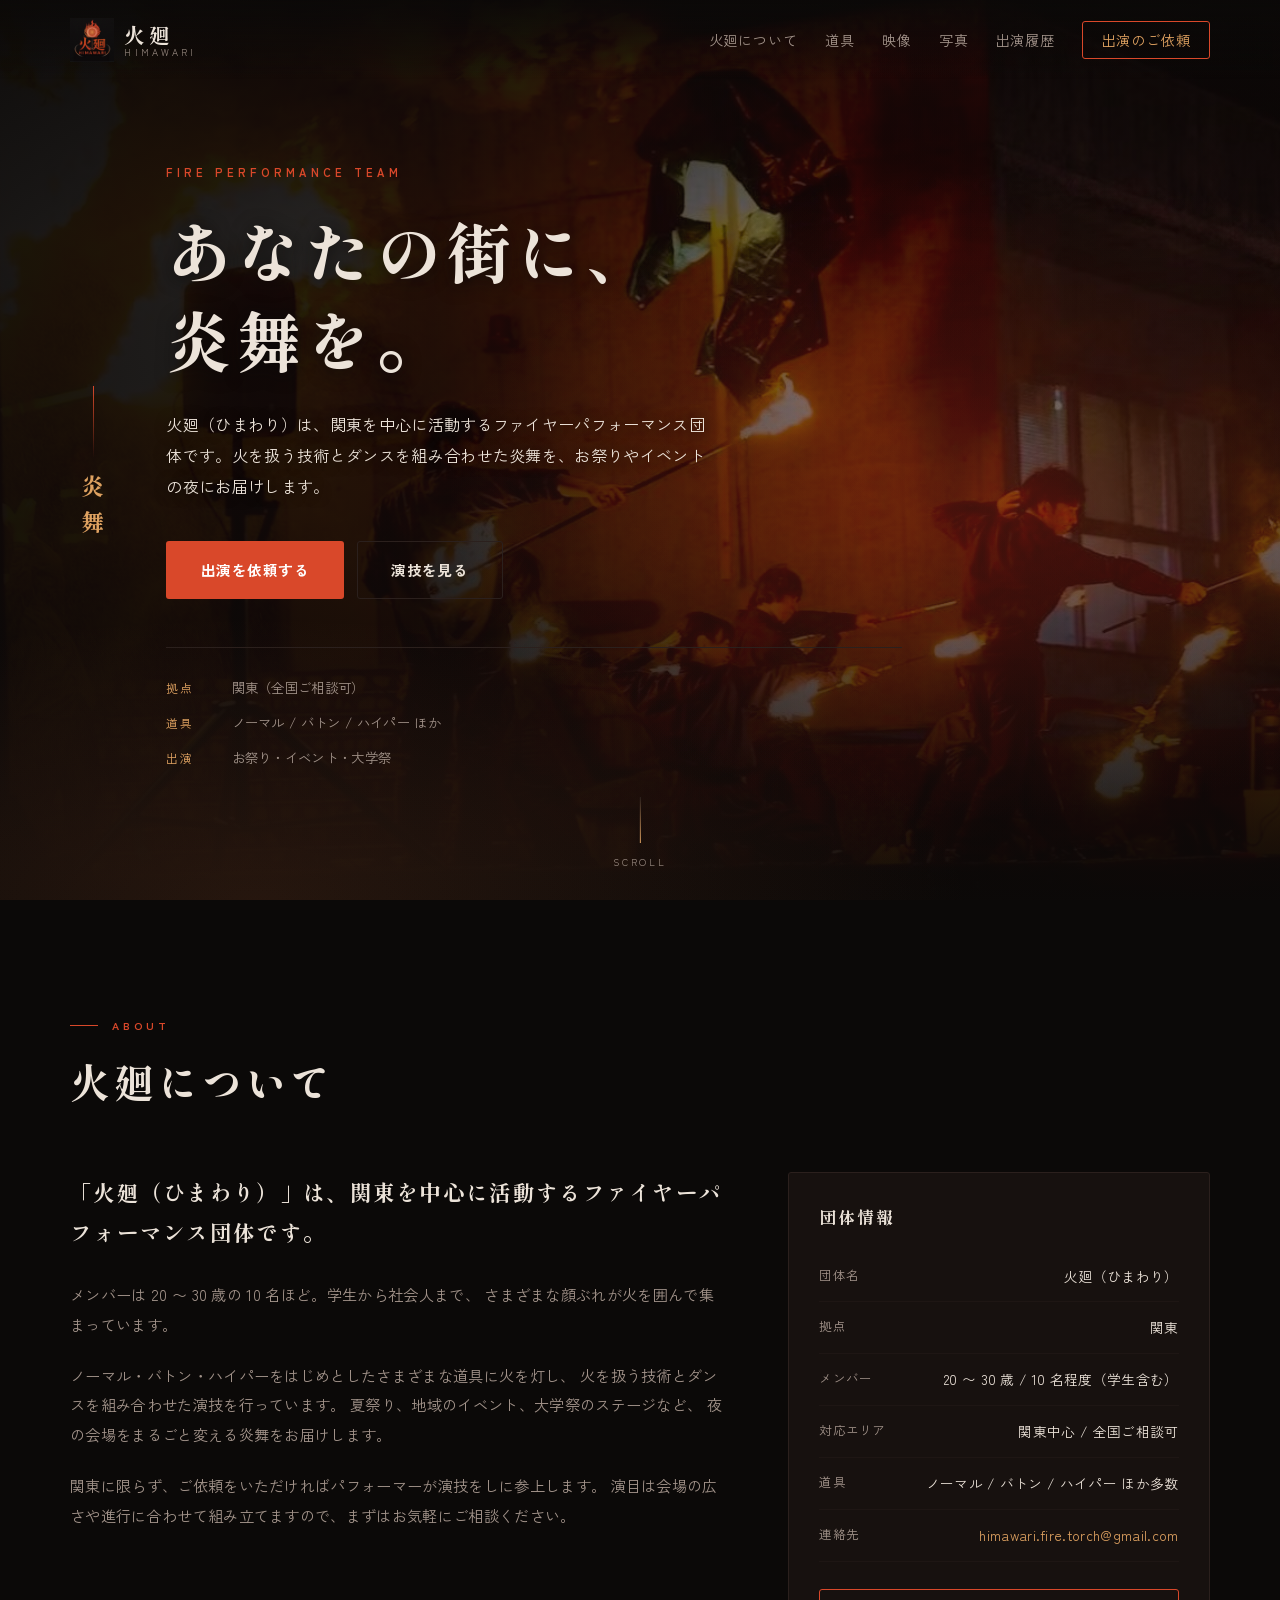
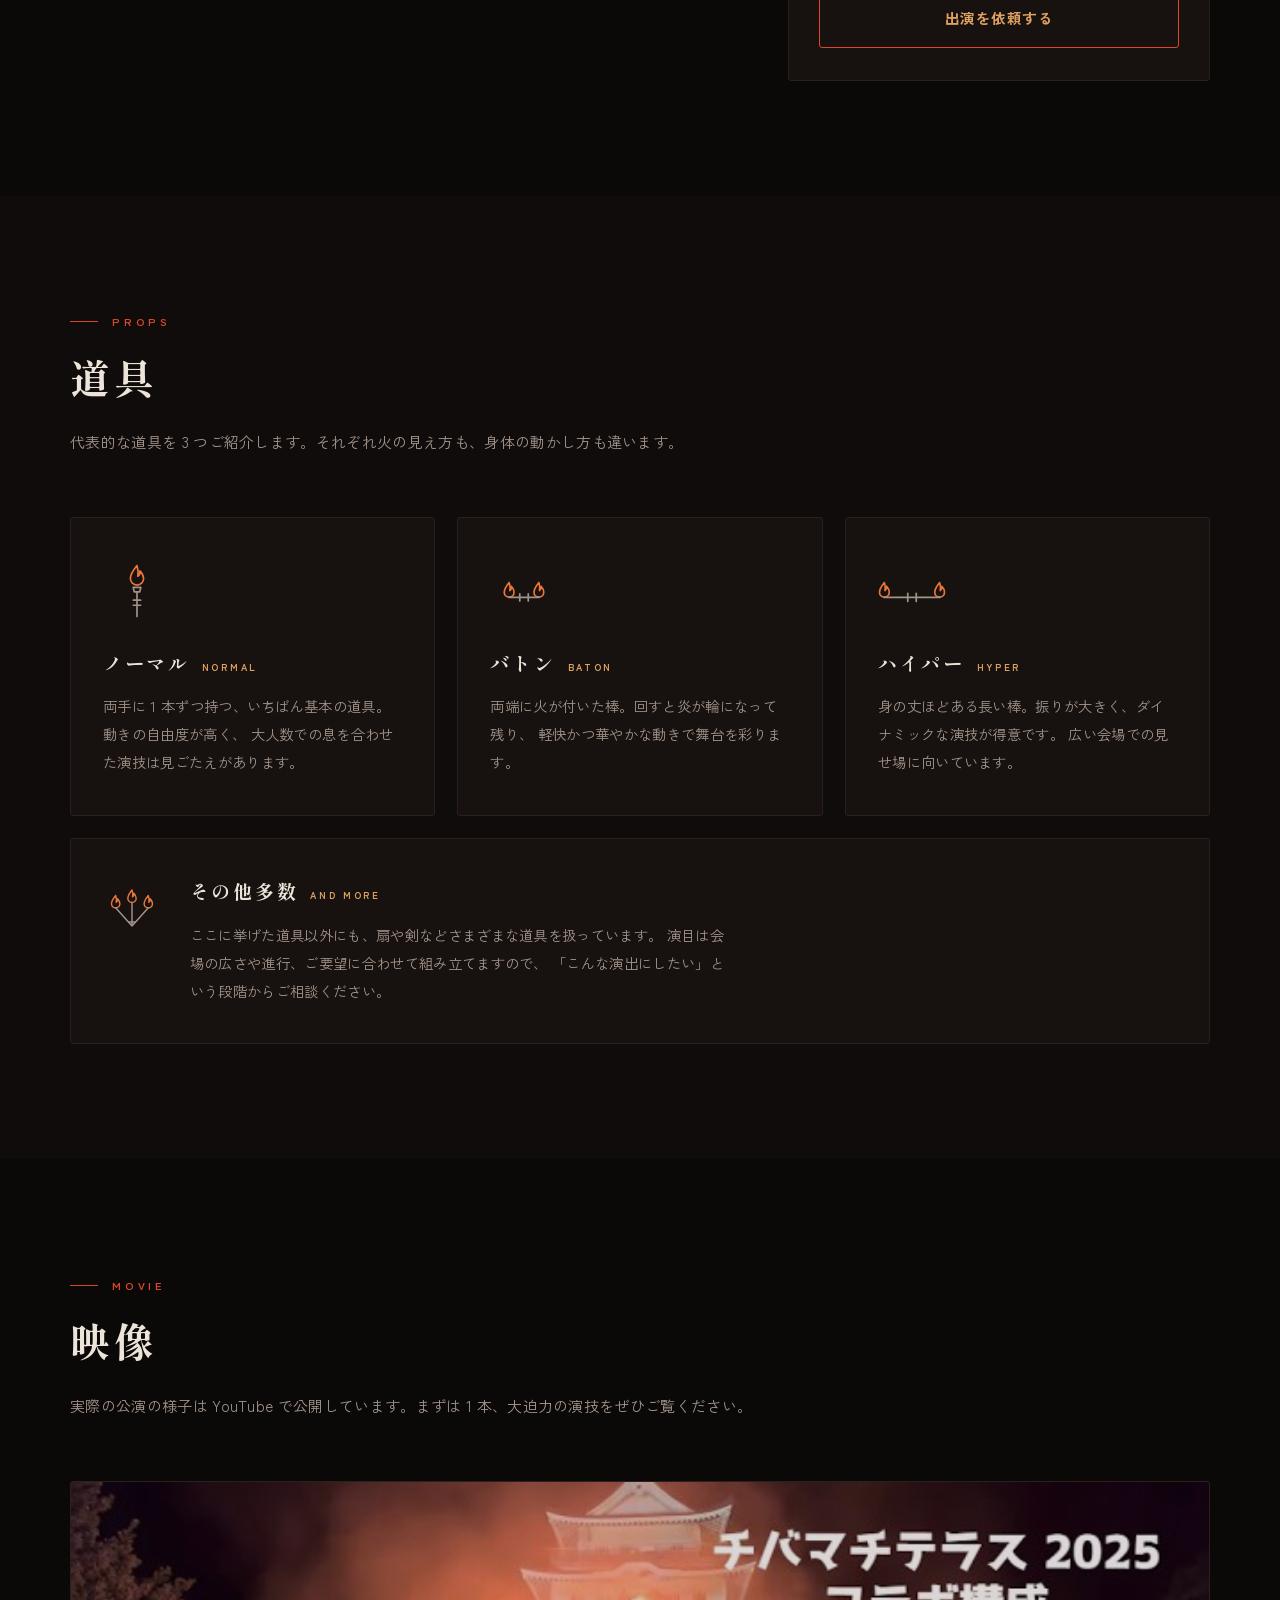
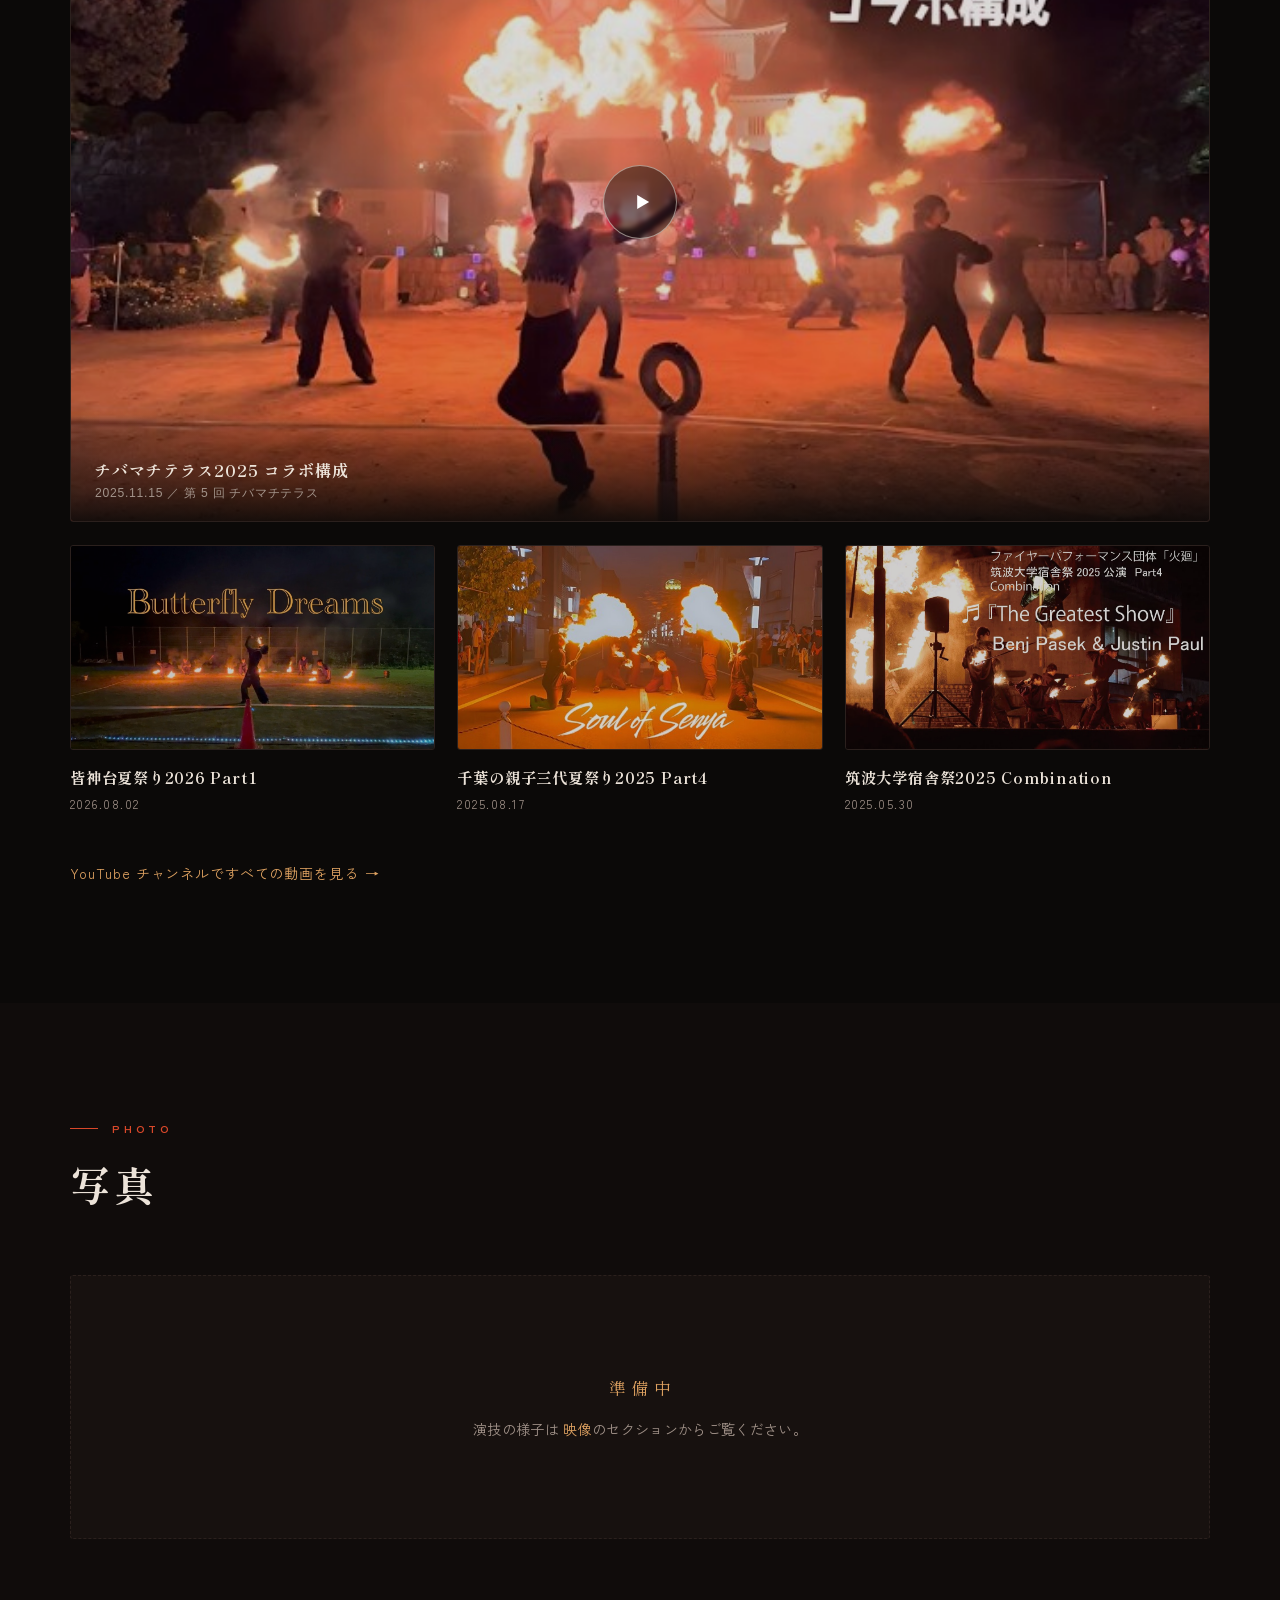
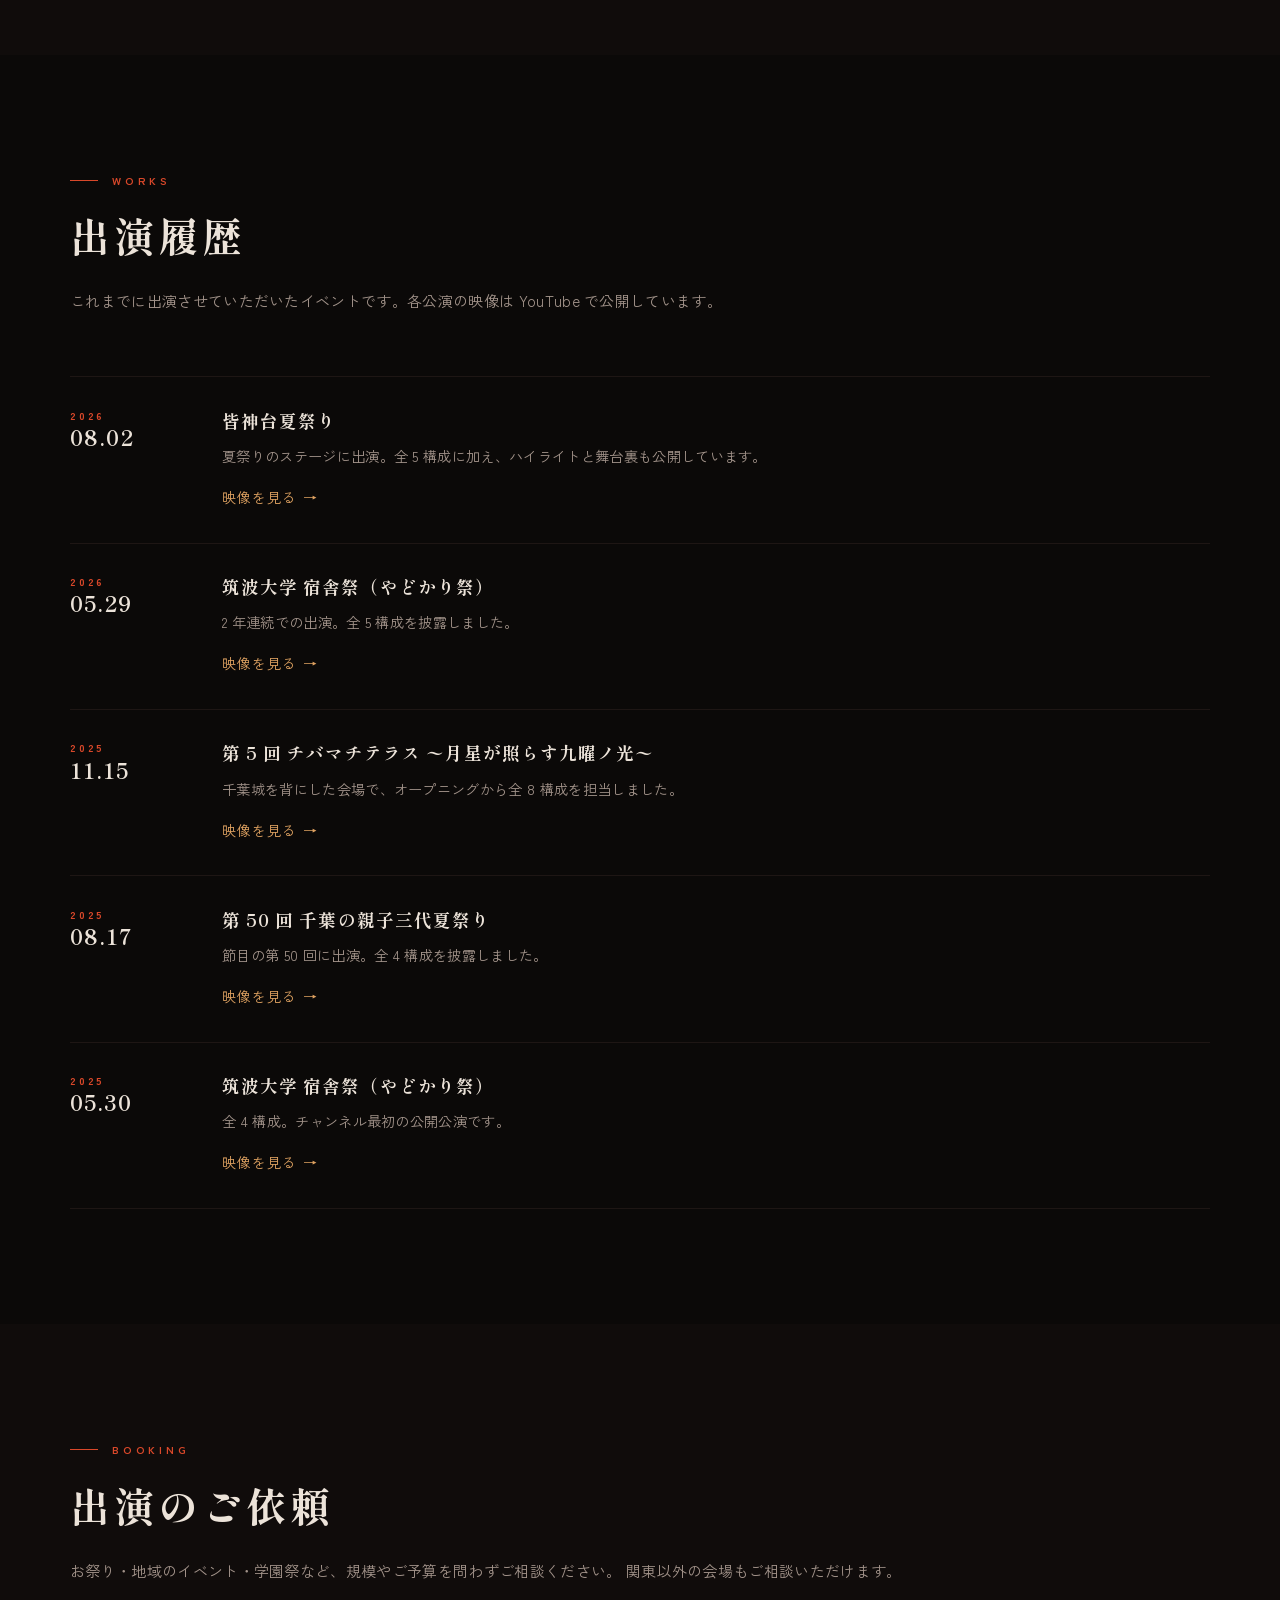
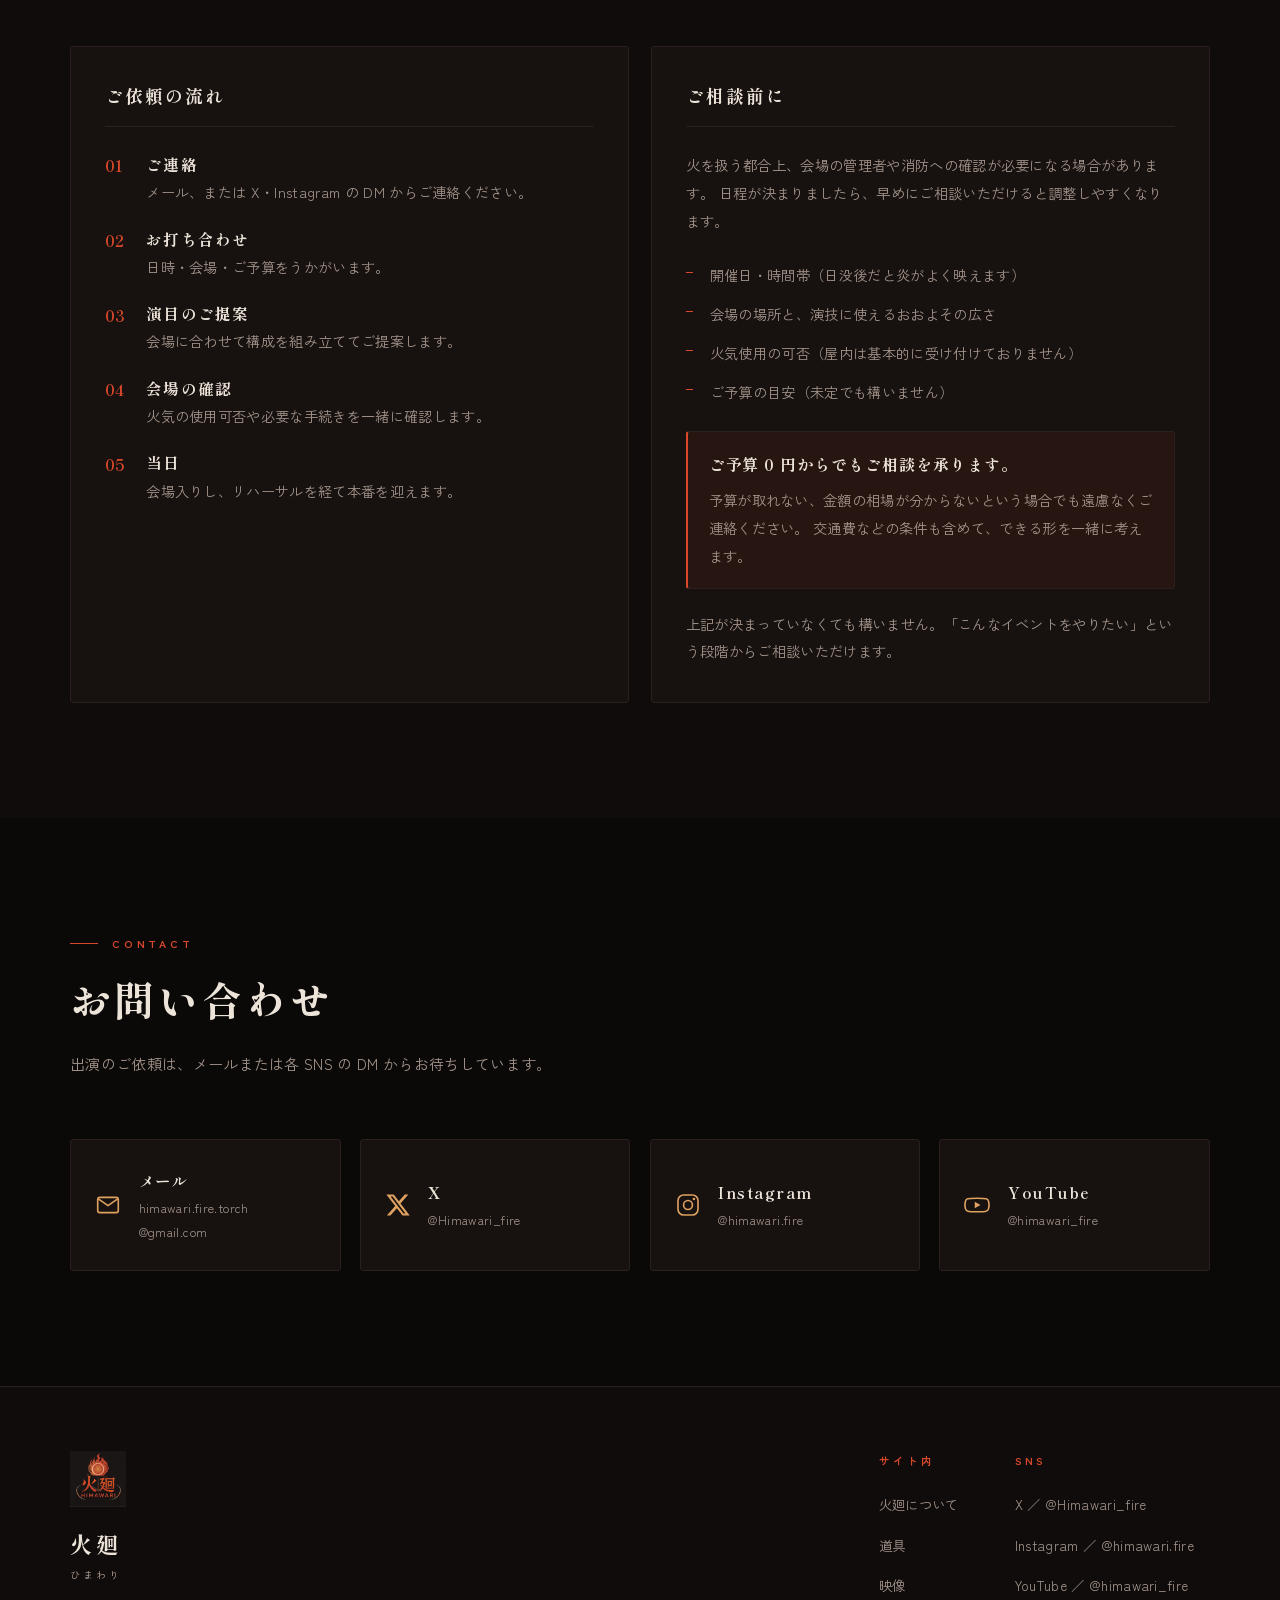
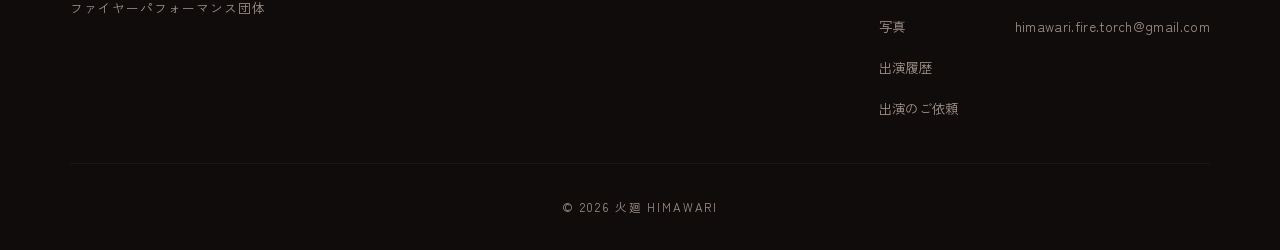
<file: index.html>
<!DOCTYPE html>
<html lang="ja">
<head>
<meta charset="UTF-8">
<meta name="viewport" content="width=device-width, initial-scale=1">

<title>火廻（ひまわり）｜ ファイヤーパフォーマンス団体</title>
<meta name="description" content="火廻（ひまわり）は、関東を中心に活動するファイヤーパフォーマンス団体です。火を扱う技術とダンスを組み合わせた炎舞を、お祭り・イベントの夜にお届けします。予算 0 円からでも出演のご依頼・ご相談を受付中。">

<link rel="canonical" href="https://himawari-fire.com/">

<!-- OGP（SNSでシェアされたときの見た目） -->
<meta property="og:type" content="website">
<meta property="og:site_name" content="火廻（ひまわり）">
<meta property="og:title" content="火廻（ひまわり）｜ ファイヤーパフォーマンス団体">
<meta property="og:description" content="あなたの街に、炎舞を。関東を中心に活動するファイヤーパフォーマンス団体「火廻」。ノーマル・バトン・ハイパーほか、さまざまな道具でお祭りやイベントに出演します。">
<meta property="og:url" content="https://himawari-fire.com/">
<meta property="og:image" content="https://himawari-fire.com/assets/img/ogp.jpg">
<meta property="og:image:width" content="1200">
<meta property="og:image:height" content="630">
<meta property="og:image:alt" content="夜の会場で、炎のついた道具を振るう火廻のメンバー">
<meta name="twitter:card" content="summary_large_image">
<meta name="twitter:site" content="@Himawari_fire">

<link rel="icon" href="assets/img/logo.jpg">
<link rel="apple-touch-icon" href="assets/img/logo.jpg">

<link rel="preconnect" href="https://fonts.googleapis.com">
<link rel="preconnect" href="https://fonts.gstatic.com" crossorigin>
<link href="https://fonts.googleapis.com/css2?family=Shippori+Mincho+B1:wght@500;700;800&family=Zen+Kaku+Gothic+New:wght@400;500;700&display=swap" rel="stylesheet">
<link rel="stylesheet" href="assets/css/style.css?v=03acfa078d">

<!-- 検索結果での表示用の構造化データ -->
<script type="application/ld+json">
{
  "@context": "https://schema.org",
  "@type": "PerformingGroup",
  "name": "火廻",
  "alternateName": ["ひまわり", "HIMAWARI"],
  "description": "関東を中心に活動するファイヤーパフォーマンス団体。火を扱う技術とダンスを組み合わせた炎舞を行う。",
  "url": "https://himawari-fire.com/",
  "logo": "https://himawari-fire.com/assets/img/logo.jpg",
  "email": "himawari.fire.torch@gmail.com",
  "areaServed": "日本",
  "sameAs": [
    "https://x.com/Himawari_fire",
    "https://www.instagram.com/himawari.fire/",
    "https://www.youtube.com/@himawari_fire"
  ]
}
</script>
</head>
<body>

<a class="skip-link" href="#main">本文へスキップ</a>

<!-- ===== ヘッダー ===== -->
<header class="site-header" id="siteHeader">
  <div class="container header-inner">
    <a class="brand" href="#top">
      <img class="brand-mark" src="assets/img/logo.jpg" alt="" width="44" height="44">
      <span class="brand-text">
        <span class="brand-name">火廻</span>
        <span class="brand-read">HIMAWARI</span>
      </span>
    </a>

    <button class="nav-toggle" id="navToggle" aria-expanded="false" aria-controls="navMenu" aria-label="メニューを開く">
      <span></span><span></span><span></span>
    </button>

    <nav class="nav" id="navMenu" aria-label="メインナビゲーション">
      <ul>
        <li><a href="#about">火廻について</a></li>
        <li><a href="#props">道具</a></li>
        <li><a href="#movie">映像</a></li>
        <li><a href="#photo">写真</a></li>
        <li><a href="#works">出演履歴</a></li>
        <li><a class="nav-cta" href="#contact">出演のご依頼</a></li>
      </ul>
    </nav>
  </div>
</header>

<main id="main">

  <!-- ===== ヒーロー ===== -->
  <section class="hero" id="top">
    <!-- 背景写真：ページを開いた瞬間に演技の写真が見えるよう、画面いっぱいに敷いています -->
    <div class="hero-bg" aria-hidden="true">
      <img src="assets/img/photo-hero-01.jpg"
           alt="" width="1419" height="809" fetchpriority="high" decoding="async">
    </div>

    <div class="hero-glow" aria-hidden="true">
      <span class="ember"></span><span class="ember"></span><span class="ember"></span>
      <span class="ember"></span><span class="ember"></span><span class="ember"></span>
      <span class="ember"></span>
    </div>

    <div class="container hero-inner">
      <p class="hero-vertical" aria-hidden="true">炎舞</p>

      <div class="hero-copy">
        <p class="hero-eyebrow">FIRE PERFORMANCE TEAM</p>
        <h1 class="hero-title">あなたの街に、<br>炎舞を。</h1>
        <!-- 改行は入れず、画面幅に合わせて折り返させています -->
        <p class="hero-lead">火廻（ひまわり）は、関東を中心に活動するファイヤーパフォーマンス団体です。火を扱う技術とダンスを組み合わせた炎舞を、お祭りやイベントの夜にお届けします。</p>
        <div class="hero-actions">
          <a class="btn btn-primary" href="#booking">出演を依頼する</a>
          <a class="btn btn-ghost" href="#movie">演技を見る</a>
        </div>

        <ul class="hero-facts">
          <li><span>拠点</span>関東（全国ご相談可）</li>
          <li><span>道具</span>ノーマル / バトン / ハイパー ほか</li>
          <li><span>出演</span>お祭り・イベント・大学祭</li>
        </ul>
      </div>
    </div>

    <a class="scroll-hint" href="#about"><span aria-hidden="true"></span>SCROLL</a>
  </section>

  <!-- ===== 火廻について ===== -->
  <section class="section" id="about">
    <div class="container">
      <header class="section-head">
        <p class="section-eyebrow">ABOUT</p>
        <h2 class="section-title">火廻について</h2>
      </header>

      <div class="about-grid">
        <div class="about-text reveal">
          <p class="lead">
            「火廻（ひまわり）」は、関東を中心に活動するファイヤーパフォーマンス団体です。
          </p>
          <p>
            メンバーは 20 〜 30 歳の 10 名ほど。学生から社会人まで、
            さまざまな顔ぶれが火を囲んで集まっています。
          </p>
          <p>
            ノーマル・バトン・ハイパーをはじめとしたさまざまな道具に火を灯し、
            火を扱う技術とダンスを組み合わせた演技を行っています。
            夏祭り、地域のイベント、大学祭のステージなど、
            夜の会場をまるごと変える炎舞をお届けします。
          </p>
          <p>
            関東に限らず、ご依頼をいただければパフォーマーが演技をしに参上します。
            演目は会場の広さや進行に合わせて組み立てますので、まずはお気軽にご相談ください。
          </p>
        </div>

        <aside class="about-card reveal">
          <h3>団体情報</h3>
          <dl class="info-list">
            <div><dt>団体名</dt><dd>火廻（ひまわり）</dd></div>
            <div><dt>拠点</dt><dd>関東</dd></div>
            <div><dt>メンバー</dt><dd>20 〜 30 歳 / 10 名程度（学生含む）</dd></div>
            <div><dt>対応エリア</dt><dd>関東中心 / 全国ご相談可</dd></div>
            <div><dt>道具</dt><dd>ノーマル / バトン / ハイパー ほか多数</dd></div>
            <div><dt>連絡先</dt><dd><a href="mailto:himawari.fire.torch@gmail.com">himawari.fire.torch<wbr>@gmail.com</a></dd></div>
          </dl>
          <a class="btn btn-outline btn-block" href="#contact">出演を依頼する</a>
        </aside>
      </div>
    </div>
  </section>

  <!-- ===== 道具 ===== -->
  <section class="section section-alt" id="props">
    <div class="container">
      <header class="section-head">
        <p class="section-eyebrow">PROPS</p>
        <h2 class="section-title">道具</h2>
        <p class="section-lead">
          代表的な道具を 3 つご紹介します。それぞれ火の見え方も、身体の動かし方も違います。
        </p>
      </header>

      <div class="prop-grid">
        <article class="prop reveal">
          <div class="prop-icon" aria-hidden="true">
            <!-- ノーマル：片手で持つ短い松明 -->
            <svg viewBox="0 0 64 64" fill="none" stroke="currentColor" stroke-width="1.6"
                 stroke-linecap="round" stroke-linejoin="round">
              <path class="flame" d="M32 8c-3.6 4.4-6.2 8.2-6.2 12.2 0 3.6 2.8 6.2 6.2 6.2s6.2-2.6 6.2-6.2c0-2.6-1.4-5-3.4-7.2.2 2.6-.6 4.4-2 5.2.6-3.4.2-6.8-.8-10.2z"/>
              <path d="M28.4 28.6h7.2l-1 4.2h-5.2z"/>
              <path d="M32 32.8V56"/>
              <path d="M28.6 40.6h6.8M28.6 45.4h6.8"/>
            </svg>
          </div>
          <h3>ノーマル<span class="prop-en">NORMAL</span></h3>
          <p>
            両手に 1 本ずつ持つ、いちばん基本の道具。動きの自由度が高く、
            大人数での息を合わせた演技は見ごたえがあります。
          </p>
        </article>

        <article class="prop reveal">
          <div class="prop-icon" aria-hidden="true">
            <!-- バトン：両端が燃える短めの棒 -->
            <svg viewBox="0 0 64 64" fill="none" stroke="currentColor" stroke-width="1.6"
                 stroke-linecap="round" stroke-linejoin="round">
              <path class="flame" d="M18 24c-2.7 3.4-4.6 6.2-4.6 9.1 0 2.7 2.1 4.6 4.6 4.6s4.6-1.9 4.6-4.6c0-1.9-1-3.8-2.5-5.4.2 1.8-.4 3.2-1.5 3.9.6-2.5.2-5-.6-7.6z"/>
              <path class="flame" d="M46 24c-2.7 3.4-4.6 6.2-4.6 9.1 0 2.7 2.1 4.6 4.6 4.6s4.6-1.9 4.6-4.6c0-1.9-1-3.8-2.5-5.4.2 1.8-.4 3.2-1.5 3.9.6-2.5.2-5-.6-7.6z"/>
              <path d="M18 38h28"/>
              <path d="M28 34.6v6.8M36 34.6v6.8"/>
            </svg>
          </div>
          <h3>バトン<span class="prop-en">BATON</span></h3>
          <p>
            両端に火が付いた棒。回すと炎が輪になって残り、
            軽快かつ華やかな動きで舞台を彩ります。
          </p>
        </article>

        <article class="prop reveal">
          <div class="prop-icon" aria-hidden="true">
            <!-- ハイパー：身の丈ほどある長い棒 -->
            <svg viewBox="0 0 64 64" fill="none" stroke="currentColor" stroke-width="1.6"
                 stroke-linecap="round" stroke-linejoin="round">
              <path class="flame" d="M6 24c-2.7 3.4-4.6 6.2-4.6 9.1 0 2.7 2.1 4.6 4.6 4.6s4.6-1.9 4.6-4.6c0-1.9-1-3.8-2.5-5.4.2 1.8-.4 3.2-1.5 3.9.6-2.5.2-5-.6-7.6z"/>
              <path class="flame" d="M58 24c-2.7 3.4-4.6 6.2-4.6 9.1 0 2.7 2.1 4.6 4.6 4.6s4.6-1.9 4.6-4.6c0-1.9-1-3.8-2.5-5.4.2 1.8-.4 3.2-1.5 3.9.6-2.5.2-5-.6-7.6z"/>
              <path d="M6 38h52"/>
              <path d="M28 34.2v7.6M36 34.2v7.6"/>
            </svg>
          </div>
          <h3>ハイパー<span class="prop-en">HYPER</span></h3>
          <p>
            身の丈ほどある長い棒。振りが大きく、ダイナミックな演技が得意です。
            広い会場での見せ場に向いています。
          </p>
        </article>

        <article class="prop prop-more reveal">
          <div class="prop-icon" aria-hidden="true">
            <!-- その他：複数の道具が扇状に広がったかたち -->
            <svg viewBox="0 0 64 64" fill="none" stroke="currentColor" stroke-width="1.6"
                 stroke-linecap="round" stroke-linejoin="round">
              <g transform="translate(-4 -3.7)">
                <path class="flame" d="M18 24c-2.7 3.4-4.6 6.2-4.6 9.1 0 2.7 2.1 4.6 4.6 4.6s4.6-1.9 4.6-4.6c0-1.9-1-3.8-2.5-5.4.2 1.8-.4 3.2-1.5 3.9.6-2.5.2-5-.6-7.6z"/>
              </g>
              <g transform="translate(14 -9.7)">
                <path class="flame" d="M18 24c-2.7 3.4-4.6 6.2-4.6 9.1 0 2.7 2.1 4.6 4.6 4.6s4.6-1.9 4.6-4.6c0-1.9-1-3.8-2.5-5.4.2 1.8-.4 3.2-1.5 3.9.6-2.5.2-5-.6-7.6z"/>
              </g>
              <g transform="translate(32 -3.7)">
                <path class="flame" d="M18 24c-2.7 3.4-4.6 6.2-4.6 9.1 0 2.7 2.1 4.6 4.6 4.6s4.6-1.9 4.6-4.6c0-1.9-1-3.8-2.5-5.4.2 1.8-.4 3.2-1.5 3.9.6-2.5.2-5-.6-7.6z"/>
              </g>
              <path d="M32 54 14 34M32 54v-26M32 54l18-20"/>
              <path d="M28.4 49.6h7.2"/>
            </svg>
          </div>
          <div class="prop-more-body">
            <h3>その他多数<span class="prop-en">AND MORE</span></h3>
            <p>
              ここに挙げた道具以外にも、扇や剣などさまざまな道具を扱っています。
              演目は会場の広さや進行、ご要望に合わせて組み立てますので、
              「こんな演出にしたい」という段階からご相談ください。
            </p>
          </div>
        </article>
      </div>
    </div>
  </section>

  <!-- ===== 映像 ===== -->
  <section class="section" id="movie">
    <div class="container">
      <header class="section-head">
        <p class="section-eyebrow">MOVIE</p>
        <h2 class="section-title">映像</h2>
        <p class="section-lead">
          実際の公演の様子は YouTube で公開しています。まずは 1 本、大迫力の演技をぜひご覧ください。
        </p>
      </header>

      <!-- クリックされるまで YouTube を読み込まない（表示が速くなります） -->
      <div class="movie-main reveal">
        <button class="yt-facade" type="button"
                data-video="ySSJfDHAuz0"
                data-start="221"
                data-title="2025 チバマチテラス Part8">
          <img src="assets/img/thumb-2025-chibamachi-part8.jpg"
               alt="" width="640" height="480" loading="lazy">
          <span class="yt-play" aria-hidden="true">
            <svg viewBox="0 0 24 24" fill="currentColor"><path d="M8.5 5.5v13l11-6.5z"/></svg>
          </span>
          <span class="yt-label">
            <span class="yt-title">チバマチテラス2025 コラボ構成</span>
            <span class="yt-meta">2025.11.15 ／ 第 5 回 チバマチテラス</span>
          </span>
          <span class="sr-only">動画を再生する</span>
        </button>
      </div>

      <div class="movie-grid">
        <a class="movie-card reveal" href="https://www.youtube.com/watch?v=pi8frPa3EtU" target="_blank" rel="noopener">
          <span class="movie-thumb">
            <img src="assets/img/photo-2026-minakamidai-01.jpg" alt="" width="1280" height="720" loading="lazy">
          </span>
          <span class="movie-title">皆神台夏祭り2026 Part1</span>
          <span class="movie-meta">2026.08.02</span>
        </a>
        <a class="movie-card reveal" href="https://www.youtube.com/watch?v=8md8Pk4ikxY" target="_blank" rel="noopener">
          <span class="movie-thumb">
            <img src="assets/img/thumb-2025-oyakosandai-part4.jpg" alt="" width="640" height="480" loading="lazy">
          </span>
          <span class="movie-title">千葉の親子三代夏祭り2025 Part4</span>
          <span class="movie-meta">2025.08.17</span>
        </a>
        <a class="movie-card reveal" href="https://www.youtube.com/watch?v=z_oJmMeqAbE" target="_blank" rel="noopener">
          <span class="movie-thumb">
            <img src="assets/img/photo-2025-yadokari-03.jpg" alt="" width="1280" height="720" loading="lazy">
          </span>
          <span class="movie-title">筑波大学宿舎祭2025 Combination</span>
          <span class="movie-meta">2025.05.30</span>
        </a>
      </div>

      <p class="section-more">
        <a class="link-arrow" href="https://www.youtube.com/@himawari_fire" target="_blank" rel="noopener">
          YouTube チャンネルですべての動画を見る
        </a>
      </p>
    </div>
  </section>

  <!-- ===== 写真 ===== -->
  <section class="section section-alt" id="photo">
    <div class="container">
      <header class="section-head">
        <p class="section-eyebrow">PHOTO</p>
        <h2 class="section-title">写真</h2>
        <p class="section-lead">
        </p>
      </header>

      <!-- 写真は準備中です。撮り下ろしの写真がそろったら、この下のコメントを外して
           元の .photo-grid を復活させ、.photo-pending の方を削除してください。
           （画像ファイルは assets/img/ にそのまま残してあります）

      <div class="photo-grid">
        <figure class="photo photo-full crop-wide reveal">
          <img src="assets/img/photo-2026-minakamidai-01.jpg"
               alt="夜のグラウンドに並んで炎を構えるメンバー（皆神台夏祭り 2026）"
               width="1280" height="720" loading="lazy">
          <figcaption>皆神台夏祭り 2026</figcaption>
        </figure>

        <figure class="photo crop-side reveal">
          <img src="assets/img/photo-2025-chibamachi-01.jpg"
               alt="千葉城を背にトーチを掲げる 4 人のパフォーマー（チバマチテラス 2025）"
               width="1280" height="720" loading="lazy">
          <figcaption>チバマチテラス 2025 ／ オープニング</figcaption>
        </figure>

        <figure class="photo crop-side reveal">
          <img src="assets/img/photo-2025-chibamachi-02.jpg"
               alt="千葉城の前で炎を扱うパフォーマー（チバマチテラス 2025）"
               width="1280" height="720" loading="lazy">
          <figcaption>チバマチテラス 2025 ／ ハイパー構成</figcaption>
        </figure>

        <figure class="photo crop-strip reveal">
          <img src="assets/img/photo-2025-yadokari-01.jpg"
               alt="バトンを構えて横一列に並ぶメンバー（筑波大学宿舎祭 2025）"
               width="1280" height="720" loading="lazy">
          <figcaption>筑波大学宿舎祭 2025 ／ Batons</figcaption>
        </figure>

        <figure class="photo crop-strip reveal">
          <img src="assets/img/photo-2025-yadokari-02.jpg"
               alt="トーチを掲げて演技する 7 人のメンバー（筑波大学宿舎祭 2025）"
               width="1280" height="720" loading="lazy">
          <figcaption>筑波大学宿舎祭 2025 ／ Normals</figcaption>
        </figure>
      </div>

      <p class="note photo-note">
        ※ 掲載中の写真は YouTube 公開動画から起こしたものです。動画のタイトル文字が入らないよう
        トリミングして表示しています。撮り下ろしの写真があれば <code>assets/img/</code> の画像を
        差し替えてください（そのときは <code>style.css</code> のトリミング指定も外せます）。
      </p>
      -->

      <div class="photo-pending reveal">
        <p class="photo-pending-title">準備中</p>
        <p class="photo-pending-text">
          演技の様子は
          <a href="#movie">映像</a>のセクションからご覧ください。
        </p>
      </div>
    </div>
  </section>

  <!-- ===== 出演履歴 ===== -->
  <section class="section" id="works">
    <div class="container">
      <header class="section-head">
        <p class="section-eyebrow">WORKS</p>
        <h2 class="section-title">出演履歴</h2>
        <p class="section-lead">
          これまでに出演させていただいたイベントです。各公演の映像は YouTube で公開しています。
        </p>
      </header>

      <ol class="timeline">
        <li class="reveal">
          <p class="timeline-date"><span class="y">2026</span>08.02</p>
          <div class="timeline-body">
            <h3>皆神台夏祭り</h3>
            <p>夏祭りのステージに出演。全 5 構成に加え、ハイライトと舞台裏も公開しています。</p>
            <a class="link-arrow" href="https://www.youtube.com/watch?v=pi8frPa3EtU" target="_blank" rel="noopener">映像を見る</a>
          </div>
        </li>
        <li class="reveal">
          <p class="timeline-date"><span class="y">2026</span>05.29</p>
          <div class="timeline-body">
            <h3>筑波大学 宿舎祭（やどかり祭）</h3>
            <p>2 年連続での出演。全 5 構成を披露しました。</p>
            <a class="link-arrow" href="https://www.youtube.com/watch?v=yI0kHa5TXp4" target="_blank" rel="noopener">映像を見る</a>
          </div>
        </li>
        <li class="reveal">
          <p class="timeline-date"><span class="y">2025</span>11.15</p>
          <div class="timeline-body">
            <h3>第 5 回 チバマチテラス 〜月星が照らす九曜ノ光〜</h3>
            <p>千葉城を背にした会場で、オープニングから全 8 構成を担当しました。</p>
            <a class="link-arrow" href="https://www.youtube.com/watch?v=hcjT04vZsSw" target="_blank" rel="noopener">映像を見る</a>
          </div>
        </li>
        <li class="reveal">
          <p class="timeline-date"><span class="y">2025</span>08.17</p>
          <div class="timeline-body">
            <h3>第 50 回 千葉の親子三代夏祭り</h3>
            <p>節目の第 50 回に出演。全 4 構成を披露しました。</p>
            <a class="link-arrow" href="https://www.youtube.com/watch?v=OlH2pZNRCxA" target="_blank" rel="noopener">映像を見る</a>
          </div>
        </li>
        <li class="reveal">
          <p class="timeline-date"><span class="y">2025</span>05.30</p>
          <div class="timeline-body">
            <h3>筑波大学 宿舎祭（やどかり祭）</h3>
            <p>全 4 構成。チャンネル最初の公開公演です。</p>
            <a class="link-arrow" href="https://www.youtube.com/watch?v=m0OqMRG3p6Q" target="_blank" rel="noopener">映像を見る</a>
          </div>
        </li>
      </ol>
    </div>
  </section>

  <!-- ===== 出演のご依頼 ===== -->
  <section class="section section-alt" id="booking">
    <div class="container">
      <header class="section-head">
        <p class="section-eyebrow">BOOKING</p>
        <h2 class="section-title">出演のご依頼</h2>
        <p class="section-lead">
          お祭り・地域のイベント・学園祭など、規模やご予算を問わずご相談ください。
          関東以外の会場もご相談いただけます。
        </p>
      </header>

      <div class="booking-grid">
        <div class="booking-card reveal">
          <h3>ご依頼の流れ</h3>
          <ol class="steps">
            <li><strong>ご連絡</strong>メール、または X・Instagram の DM からご連絡ください。</li>
            <li><strong>お打ち合わせ</strong>日時・会場・ご予算をうかがいます。</li>
            <li><strong>演目のご提案</strong>会場に合わせて構成を組み立ててご提案します。</li>
            <li><strong>会場の確認</strong>火気の使用可否や必要な手続きを一緒に確認します。</li>
            <li><strong>当日</strong>会場入りし、リハーサルを経て本番を迎えます。</li>
          </ol>
        </div>

        <div class="booking-card reveal">
          <h3>ご相談前に</h3>
          <p>
            火を扱う都合上、会場の管理者や消防への確認が必要になる場合があります。
            日程が決まりましたら、早めにご相談いただけると調整しやすくなります。
          </p>
          <ul class="check-list">
            <li>開催日・時間帯（日没後だと炎がよく映えます）</li>
            <li>会場の場所と、演技に使えるおおよその広さ</li>
            <li>火気使用の可否（屋内は基本的に受け付けておりません）</li>
            <li>ご予算の目安（未定でも構いません）</li>
          </ul>

          <p class="budget-note">
            <strong>ご予算 0 円からでもご相談を承ります。</strong>
            予算が取れない、金額の相場が分からないという場合でも遠慮なくご連絡ください。
            交通費などの条件も含めて、できる形を一緒に考えます。
          </p>

          <p class="note">
            上記が決まっていなくても構いません。「こんなイベントをやりたい」という段階からご相談いただけます。
          </p>
          <!--
            TODO（火廻のみなさんへ）
            必要スペース・所要時間・雨天時の対応など、決まっている条件があれば
            このカードに追記すると、依頼する側が判断しやすくなります。
          -->
        </div>
      </div>
    </div>
  </section>

  <!-- ===== お問い合わせ ===== -->
  <section class="section" id="contact">
    <div class="container">
      <header class="section-head">
        <p class="section-eyebrow">CONTACT</p>
        <h2 class="section-title">お問い合わせ</h2>
        <p class="section-lead">
          出演のご依頼は、メールまたは各 SNS の DM からお待ちしています。
        </p>
      </header>

      <div class="contact-grid">
        <a class="contact-card reveal" href="mailto:himawari.fire.torch@gmail.com">
          <span class="contact-icon" aria-hidden="true">
            <svg viewBox="0 0 24 24" fill="none" stroke="currentColor" stroke-width="1.5"
                 stroke-linecap="round" stroke-linejoin="round">
              <rect x="2.5" y="5" width="19" height="14" rx="2"/>
              <path d="m3.4 6.6 8.6 6 8.6-6"/>
            </svg>
          </span>
          <span class="contact-body">
            <span class="contact-name">メール</span>
            <span class="contact-id">himawari.fire.torch<wbr>@gmail.com</span>
          </span>
        </a>

        <a class="contact-card reveal" href="https://x.com/Himawari_fire" target="_blank" rel="noopener">
          <span class="contact-icon" aria-hidden="true">
            <svg viewBox="0 0 24 24" fill="currentColor">
              <path d="M18.244 2.25h3.308l-7.227 8.26 8.502 11.24H16.17l-5.214-6.817L4.99 21.75H1.68l7.73-8.835L1.254 2.25H8.08l4.713 6.231zm-1.161 17.52h1.833L7.084 4.126H5.117z"/>
            </svg>
          </span>
          <span class="contact-body">
            <span class="contact-name">X</span>
            <span class="contact-id">@Himawari_fire</span>
          </span>
        </a>

        <a class="contact-card reveal" href="https://www.instagram.com/himawari.fire/" target="_blank" rel="noopener">
          <span class="contact-icon" aria-hidden="true">
            <svg viewBox="0 0 24 24" fill="none" stroke="currentColor" stroke-width="1.5">
              <rect x="2.75" y="2.75" width="18.5" height="18.5" rx="5.25"/>
              <circle cx="12" cy="12" r="4.1"/>
              <circle cx="17.5" cy="6.5" r="1.15" fill="currentColor" stroke="none"/>
            </svg>
          </span>
          <span class="contact-body">
            <span class="contact-name">Instagram</span>
            <span class="contact-id">@himawari.fire</span>
          </span>
        </a>

        <a class="contact-card reveal" href="https://www.youtube.com/@himawari_fire" target="_blank" rel="noopener">
          <span class="contact-icon" aria-hidden="true">
            <svg viewBox="0 0 24 24" fill="none" stroke="currentColor" stroke-width="1.5"
                 stroke-linejoin="round">
              <path d="M22.6 8.4a3 3 0 0 0-2.1-2.1C18.6 5.8 12 5.8 12 5.8s-6.6 0-8.5.5A3 3 0 0 0 1.4 8.4C.9 10.3.9 12 .9 12s0 1.7.5 3.6a3 3 0 0 0 2.1 2.1c1.9.5 8.5.5 8.5.5s6.6 0 8.5-.5a3 3 0 0 0 2.1-2.1c.5-1.9.5-3.6.5-3.6s0-1.7-.5-3.6z"/>
              <path d="M9.9 15.1V8.9l5.4 3.1z" fill="currentColor" stroke="none"/>
            </svg>
          </span>
          <span class="contact-body">
            <span class="contact-name">YouTube</span>
            <span class="contact-id">@himawari_fire</span>
          </span>
        </a>
      </div>
    </div>
  </section>

</main>

<!-- ===== フッター ===== -->
<footer class="site-footer">
  <div class="container">
    <div class="footer-inner">
      <div class="footer-brand">
        <img class="brand-mark" src="assets/img/logo.jpg" alt="火廻 ロゴ" width="56" height="56">
        <p class="footer-name">火廻<span>ひまわり</span></p>
        <p class="footer-note">ファイヤーパフォーマンス団体</p>
      </div>

      <nav class="footer-cols" aria-label="フッターナビゲーション">
        <div>
          <p class="footer-heading">サイト内</p>
          <ul>
            <li><a href="#about">火廻について</a></li>
            <li><a href="#props">道具</a></li>
            <li><a href="#movie">映像</a></li>
            <li><a href="#photo">写真</a></li>
            <li><a href="#works">出演履歴</a></li>
            <li><a href="#booking">出演のご依頼</a></li>
          </ul>
        </div>
        <div>
          <p class="footer-heading">SNS</p>
          <ul>
            <li><a href="https://x.com/Himawari_fire" target="_blank" rel="noopener">X ／ @Himawari_fire</a></li>
            <li><a href="https://www.instagram.com/himawari.fire/" target="_blank" rel="noopener">Instagram ／ @himawari.fire</a></li>
            <li><a href="https://www.youtube.com/@himawari_fire" target="_blank" rel="noopener">YouTube ／ @himawari_fire</a></li>
            <li><a href="mailto:himawari.fire.torch@gmail.com">himawari.fire.torch@gmail.com</a></li>
          </ul>
        </div>
      </nav>
    </div>
    <p class="copyright">&copy; 2026 火廻 HIMAWARI</p>
  </div>
</footer>

<script src="assets/js/main.js?v=dfebde90e3"></script>
</body>
</html>
</file>
<file: assets/css/style.css>
/* ==========================================================================
   火廻（ひまわり） — スタイルシート
   色・フォントを変えたいときは、まず下の :root を編集してください。
   ========================================================================== */

:root {
  /* 色（ロゴの朱色を基準にしています） */
  --sumi:        #0b0908;   /* 背景・墨 */
  --sumi-alt:    #100c0b;   /* 交互に敷く背景 */
  --surface:     #17110f;   /* カード面 */
  --line:        #2b201d;   /* 罫線 */
  --line-soft:   #1e1614;   /* 薄い罫線 */

  --text:        #ece3d9;
  --text-muted:  #a2938a;

  --hi:          #d9482a;   /* 朱（ロゴの「火廻」） */
  --hi-warm:     #e8763a;   /* 炎のオレンジ */
  --hi-amber:    #dfa261;   /* 火の粉の琥珀 */

  /* かたち */
  --radius:      3px;
  --container:   1140px;
  --section-y:   clamp(4.5rem, 9vw, 8rem);

  /* 文字 */
  --serif: "Shippori Mincho B1", "Hiragino Mincho ProN", "Yu Mincho", "YuMincho", serif;
  --sans:  "Zen Kaku Gothic New", "Hiragino Kaku Gothic ProN", "Hiragino Sans",
           "Yu Gothic", Meiryo, sans-serif;
}

/* --- ベース ------------------------------------------------------------ */

* { box-sizing: border-box; }

html {
  scroll-behavior: smooth;
  scroll-padding-top: 76px;   /* 固定ヘッダーの分 */
}

body {
  margin: 0;
  background: var(--sumi);
  color: var(--text);
  font-family: var(--sans);
  font-size: 16px;
  font-weight: 400;
  line-height: 1.95;
  letter-spacing: .02em;
  -webkit-font-smoothing: antialiased;
  overflow-x: hidden;
}

img { max-width: 100%; height: auto; display: block; }

a { color: var(--hi-amber); text-decoration: none; }
a:hover { text-decoration: underline; text-underline-offset: .25em; }

h1, h2, h3 {
  margin: 0;
  font-family: var(--serif);
  font-weight: 700;
  line-height: 1.5;
  letter-spacing: .04em;
}
p { margin: 0 0 1.4em; }

code {
  padding: .1em .45em;
  background: var(--surface);
  border: 1px solid var(--line);
  border-radius: 2px;
  font-size: .85em;
}

.container {
  width: min(100% - 2.5rem, var(--container));
  margin-inline: auto;
}

:focus-visible {
  outline: 2px solid var(--hi-amber);
  outline-offset: 3px;
}

.sr-only {
  position: absolute;
  width: 1px; height: 1px;
  padding: 0; margin: -1px;
  overflow: hidden;
  clip-path: inset(50%);
  white-space: nowrap;
}

.skip-link {
  position: absolute;
  left: -9999px;
  top: 0;
  z-index: 200;
  padding: .75rem 1.25rem;
  background: var(--hi);
  color: #fff;
}
.skip-link:focus { left: 0; }

/* 矢印つきのテキストリンク */
.link-arrow {
  display: inline-flex;
  align-items: baseline;
  gap: .5em;
  color: var(--hi-amber);
  font-size: .88rem;
  letter-spacing: .06em;
}
.link-arrow::after {
  content: "→";
  transition: transform .25s ease;
}
.link-arrow:hover { text-decoration: none; color: var(--hi-warm); }
.link-arrow:hover::after { transform: translateX(.3em); }

/* --- ヘッダー ---------------------------------------------------------- */

.site-header {
  position: fixed;
  inset: 0 0 auto 0;
  z-index: 100;
  padding: 1.1rem 0;
  transition: background .3s, padding .3s, border-color .3s;
  border-bottom: 1px solid transparent;
}
/* ヒーローの写真の上でもロゴとメニューが読めるよう、上端に暗い膜を敷いています */
.site-header::before {
  content: "";
  position: absolute;
  inset: 0;
  z-index: -1;
  background: linear-gradient(rgba(11, 9, 8, .8), rgba(11, 9, 8, 0));
  pointer-events: none;
  transition: opacity .3s;
}
/* ここで backdrop-filter は使いません。
   backdrop-filter を付けた要素は、その中の position: fixed の基準（包含ブロック）に
   なってしまうため、中に入れているメニュー（.nav）の高さがヘッダーの高さまで縮み、
   下から本文が透けて見えてしまいます。 */
.site-header.scrolled {
  padding: .55rem 0;
  background: var(--sumi);
  border-bottom-color: var(--line);
}
.site-header.scrolled::before { opacity: 0; }

/* メニューを開いている間はヘッダーも透けさせない */
.site-header.nav-open {
  background: var(--sumi);
  border-bottom-color: var(--line);
}
.site-header.nav-open::before { opacity: 0; }

.header-inner {
  display: flex;
  align-items: center;
  justify-content: space-between;
  gap: 1rem;
}

.brand {
  display: inline-flex;
  align-items: center;
  gap: .65rem;
  color: var(--text);
}
.brand:hover { text-decoration: none; }

/* ロゴ画像は黒背景なので、screen 合成で地の色になじませています */
.brand-mark {
  width: 44px;
  height: 44px;
  mix-blend-mode: screen;
  transition: width .3s, height .3s;
}
.site-header.scrolled .brand-mark { width: 38px; height: 38px; }

.brand-text { display: flex; flex-direction: column; line-height: 1.25; }
.brand-name {
  font-family: var(--serif);
  font-size: 1.3rem;
  font-weight: 800;
  letter-spacing: .16em;
}
.brand-read {
  color: var(--text-muted);
  font-size: .58rem;
  letter-spacing: .34em;
}

.nav ul {
  display: flex;
  align-items: center;
  gap: 1.7rem;
  list-style: none;
  margin: 0;
  padding: 0;
}
.nav a {
  color: var(--text-muted);
  font-size: .88rem;
  letter-spacing: .06em;
  transition: color .2s;
}
.nav a:hover { color: var(--text); text-decoration: none; }

.nav-cta {
  padding: .5rem 1.15rem;
  border: 1px solid var(--hi);
  border-radius: var(--radius);
  color: var(--hi-amber) !important;
}
.nav-cta:hover { background: var(--hi); color: #fff !important; }

/* ハンバーガー（スマホのみ）
   開いたメニューより手前に置いて、閉じる × が隠れないようにしています */
.nav-toggle {
  position: relative;
  z-index: 2;
  display: none;
  flex-direction: column;
  justify-content: center;
  gap: 5px;
  width: 44px;
  height: 44px;
  padding: 0;
  background: var(--sumi);
  border: 1px solid var(--line);
  border-radius: var(--radius);
  cursor: pointer;
}
.nav-toggle[aria-expanded="true"] { border-color: var(--hi); }
.nav-toggle span {
  display: block;
  width: 24px;
  height: 1.5px;
  margin-inline: auto;
  background: var(--text);
  transition: transform .3s, opacity .3s;
}
.nav-toggle[aria-expanded="true"] span:nth-child(1) { transform: translateY(6.5px) rotate(45deg); }
.nav-toggle[aria-expanded="true"] span:nth-child(2) { opacity: 0; }
.nav-toggle[aria-expanded="true"] span:nth-child(3) { transform: translateY(-6.5px) rotate(-45deg); }

/* --- ヒーロー ---------------------------------------------------------- */

.hero {
  position: relative;
  isolation: isolate;
  min-height: 100svh;
  display: flex;
  align-items: center;
  padding: 8rem 0 6rem;
  overflow: hidden;
}

/* 背景写真。上に暗いグラデーションを重ねて、文字が読める明るさに落としています。
   写真を差し替えたら object-position で見せたい位置を調整してください。 */
.hero-bg {
  position: absolute;
  inset: 0;
  z-index: -2;
}
.hero-bg img {
  width: 100%;
  height: 100%;
  object-fit: cover;
  object-position: 62% center;
}
.hero-bg::after {
  content: "";
  position: absolute;
  inset: 0;
  background:
    linear-gradient(to right,
      rgba(11, 9, 8, .93) 0%,
      rgba(11, 9, 8, .84) 34%,
      rgba(11, 9, 8, .42) 68%,
      rgba(11, 9, 8, .54) 100%),
    linear-gradient(to bottom,
      rgba(11, 9, 8, .78) 0%,
      rgba(11, 9, 8, .14) 26%,
      rgba(11, 9, 8, .24) 60%,
      rgba(11, 9, 8, .97) 100%);
}

.hero-glow {
  position: absolute;
  inset: 0;
  z-index: -1;
  background:
    radial-gradient(ellipse 60% 50% at 78% 55%, rgba(217, 72, 42, .20), transparent 72%),
    radial-gradient(ellipse 80% 45% at 20% 100%, rgba(232, 118, 58, .12), transparent 70%);
}

/* 舞い上がる火の粉 */
.ember {
  position: absolute;
  bottom: -8px;
  width: 3px;
  height: 3px;
  border-radius: 50%;
  background: var(--hi-amber);
  box-shadow: 0 0 7px 1.5px rgba(223, 162, 97, .6);
  opacity: 0;
  animation: rise linear infinite;
}
.ember:nth-child(1) { left: 12%; animation-duration: 13s;   animation-delay: 0s;   }
.ember:nth-child(2) { left: 27%; animation-duration: 16s;   animation-delay: 3.4s; }
.ember:nth-child(3) { left: 41%; animation-duration: 11.5s; animation-delay: 6.2s; }
.ember:nth-child(4) { left: 58%; animation-duration: 17s;   animation-delay: 1.6s; }
.ember:nth-child(5) { left: 71%; animation-duration: 12.5s; animation-delay: 8s;   }
.ember:nth-child(6) { left: 84%; animation-duration: 15s;   animation-delay: 4.8s; }
.ember:nth-child(7) { left: 93%; animation-duration: 14s;   animation-delay: 10s;  }

@keyframes rise {
  0%   { transform: translateY(0) scale(1);        opacity: 0;  }
  12%  { opacity: .75; }
  75%  { opacity: .35; }
  100% { transform: translateY(-100svh) scale(.25); opacity: 0; }
}

.hero-inner {
  position: relative;
  z-index: 1;
  display: grid;
  grid-template-columns: auto minmax(0, 1fr);
  align-items: center;
  gap: clamp(1.5rem, 4vw, 3.5rem);
}

/* 背表紙のように縦組みにした見出し */
.hero-vertical {
  writing-mode: vertical-rl;
  margin: 0;
  padding-top: 5.5rem;
  position: relative;
  font-family: var(--serif);
  font-size: 1.45rem;
  font-weight: 700;
  letter-spacing: .55em;
  color: var(--hi-amber);
}
.hero-vertical::before {
  content: "";
  position: absolute;
  top: 0;
  left: 50%;
  width: 1px;
  height: 4.5rem;
  background: linear-gradient(var(--hi), transparent);
}

.hero-copy { min-width: 0; max-width: 46rem; }

.hero-eyebrow {
  margin: 0 0 1.4rem;
  color: var(--hi);
  font-size: .7rem;
  font-weight: 700;
  letter-spacing: .38em;
}

.hero-title {
  font-size: clamp(2.4rem, 6vw, 4.1rem);
  font-weight: 800;
  line-height: 1.35;
  letter-spacing: .06em;
  margin-bottom: 1.6rem;
  text-shadow: 0 2px 18px rgba(11, 9, 8, .85);
}

/* 折り返しは画面幅まかせ。em 指定なので、狭い画面では自然に幅いっぱいまで使います */
.hero-lead {
  max-width: min(100%, 34em);
  color: var(--text);
  font-size: clamp(.94rem, 1.4vw, 1rem);
  margin-bottom: 2.4rem;
  text-wrap: pretty;
  text-shadow: 0 1px 14px rgba(11, 9, 8, .9);
}

.hero-actions {
  display: flex;
  flex-wrap: wrap;
  gap: .8rem;
  margin-bottom: 3rem;
}

.hero-facts {
  list-style: none;
  margin: 0;
  padding: 1.6rem 0 0;
  border-top: 1px solid var(--line);
  display: grid;
  gap: .55rem;
  font-size: .84rem;
  color: var(--text-muted);
}
.hero-facts span {
  display: inline-block;
  min-width: 5.5em;
  color: var(--hi-amber);
  font-size: .74rem;
  letter-spacing: .16em;
}

.scroll-hint {
  position: absolute;
  left: 50%;
  bottom: 1.8rem;
  translate: -50% 0;
  display: flex;
  flex-direction: column;
  align-items: center;
  gap: .6rem;
  color: var(--text-muted);
  font-size: .6rem;
  letter-spacing: .3em;
}
.scroll-hint:hover { color: var(--hi-amber); text-decoration: none; }
.scroll-hint span {
  width: 1px;
  height: 46px;
  background: linear-gradient(var(--line), var(--hi-amber));
  transform-origin: top;
  animation: drop 2.2s ease-in-out infinite;
}
@keyframes drop {
  0%, 100% { transform: scaleY(.25); opacity: .5; }
  50%      { transform: scaleY(1);   opacity: 1;  }
}

/* --- セクション共通 ---------------------------------------------------- */

.section { padding: var(--section-y) 0; }
.section-alt { background: var(--sumi-alt); }

.section-head { margin-bottom: clamp(2.5rem, 5vw, 3.8rem); }

.section-eyebrow {
  display: flex;
  align-items: center;
  gap: .9rem;
  margin: 0 0 .9rem;
  color: var(--hi);
  font-size: .68rem;
  font-weight: 700;
  letter-spacing: .34em;
}
.section-eyebrow::before {
  content: "";
  width: 28px;
  height: 1px;
  background: var(--hi);
}

.section-title {
  font-size: clamp(1.8rem, 3.6vw, 2.5rem);
  font-weight: 800;
  letter-spacing: .1em;
}

.section-lead {
  margin: 1.3rem 0 0;
  color: var(--text-muted);
  font-size: .94rem;
}

.section-more { margin: 2.5rem 0 0; }

/* --- ボタン ------------------------------------------------------------ */

.btn {
  display: inline-block;
  padding: .9rem 2.1rem;
  border: 1px solid transparent;
  border-radius: var(--radius);
  font-family: var(--sans);
  font-size: .9rem;
  font-weight: 700;
  letter-spacing: .1em;
  text-align: center;
  cursor: pointer;
  transition: background .25s, color .25s, border-color .25s;
}
.btn:hover { text-decoration: none; }

.btn-primary { background: var(--hi); color: #fff; }
.btn-primary:hover { background: var(--hi-warm); }

.btn-ghost { border-color: var(--line); color: var(--text); }
.btn-ghost:hover { border-color: var(--hi-amber); color: var(--hi-amber); }

.btn-outline { border-color: var(--hi); color: var(--hi-amber); }
.btn-outline:hover { background: var(--hi); color: #fff; }

.btn-block { display: block; width: 100%; }

/* --- 火廻について ------------------------------------------------------ */

.about-grid {
  display: grid;
  grid-template-columns: 1.55fr 1fr;
  gap: clamp(2rem, 5vw, 4rem);
  align-items: start;
}

.about-text .lead {
  font-family: var(--serif);
  font-size: clamp(1.1rem, 2vw, 1.35rem);
  font-weight: 700;
  line-height: 1.85;
  letter-spacing: .06em;
  margin-bottom: 1.8rem;
}
.about-text p:not(.lead) { color: var(--text-muted); font-size: .95rem; }

.about-card {
  padding: 2rem 1.9rem;
  background: var(--surface);
  border: 1px solid var(--line);
  border-radius: var(--radius);
}
.about-card h3 {
  font-size: 1.05rem;
  letter-spacing: .12em;
  margin-bottom: 1.3rem;
}

.info-list { margin: 0 0 1.7rem; }
.info-list > div {
  display: flex;
  justify-content: space-between;
  gap: 1rem;
  padding: .75rem 0;
  border-bottom: 1px solid var(--line-soft);
}
.info-list dt {
  flex-shrink: 0;
  color: var(--text-muted);
  font-size: .78rem;
  letter-spacing: .1em;
}
.info-list dd {
  margin: 0;
  font-size: .86rem;
  text-align: right;
  word-break: break-word;
}

/* --- 道具 -------------------------------------------------------------- */

.prop-grid {
  display: grid;
  grid-template-columns: repeat(auto-fit, minmax(270px, 1fr));
  gap: 1.4rem;
}

.prop {
  padding: 2.4rem 2rem;
  background: var(--surface);
  border: 1px solid var(--line);
  border-radius: var(--radius);
  transition: border-color .3s;
}
.prop:hover { border-color: var(--hi); }

.prop-icon {
  width: 68px;
  height: 68px;
  margin-bottom: 1.5rem;
  color: var(--text-muted);
  transition: color .3s;
}
.prop-icon svg { width: 100%; height: 100%; }
.prop-icon .flame { color: var(--hi-warm); transition: color .3s; }
/* ホバー時は持ち手と炎をそろって明るく（炎は琥珀色へ） */
.prop:hover .prop-icon { color: var(--text); }
.prop:hover .prop-icon .flame { color: var(--hi-amber); }

.prop h3 {
  display: flex;
  align-items: baseline;
  flex-wrap: wrap;
  gap: .75rem;
  font-size: 1.2rem;
  letter-spacing: .14em;
  margin-bottom: .9rem;
}
.prop-en {
  color: var(--hi-amber);
  font-family: var(--sans);
  font-size: .6rem;
  font-weight: 700;
  letter-spacing: .28em;
}
.prop p { margin: 0; color: var(--text-muted); font-size: .9rem; }

/* 「その他多数」だけは横幅いっぱいの帯にして、3 つの道具と区別しています */
.prop-more {
  grid-column: 1 / -1;
  display: flex;
  align-items: flex-start;
  gap: 1.8rem;
}
.prop-more .prop-icon {
  flex-shrink: 0;
  width: 58px;
  height: 58px;
  margin-bottom: 0;
}
.prop-more-body { min-width: 0; }
.prop-more p { max-width: 68ch; }

/* --- 映像 -------------------------------------------------------------- */

.movie-main { margin-bottom: 1.4rem; }

/* 押されるまで YouTube を読み込まない、軽いサムネイル */
.yt-facade {
  position: relative;
  display: block;
  width: 100%;
  padding: 0;
  aspect-ratio: 16 / 9;
  background: var(--surface);
  border: 1px solid var(--line);
  border-radius: var(--radius);
  overflow: hidden;
  cursor: pointer;
  transition: border-color .3s;
}
.yt-facade:hover { border-color: var(--hi); }
.yt-facade img {
  width: 100%;
  height: 100%;
  object-fit: cover;
  opacity: .85;
  transition: opacity .3s, transform .5s;
}
.yt-facade:hover img { opacity: 1; transform: scale(1.02); }

/* サムネイルと差し替わるプレイヤー。ボタンごと置き換わるので、
   .yt-facade の子孫ではなく単独のクラスで大きさを指定します */
.yt-player {
  display: block;
  width: 100%;
  aspect-ratio: 16 / 9;
  border: 1px solid var(--line);
  border-radius: var(--radius);
  background: #000;
}

.yt-play {
  position: absolute;
  left: 50%;
  top: 50%;
  translate: -50% -50%;
  display: grid;
  place-items: center;
  width: 74px;
  height: 74px;
  border: 1px solid rgba(236, 227, 217, .55);
  border-radius: 50%;
  background: rgba(11, 9, 8, .45);
  color: #fff;
  backdrop-filter: blur(2px);
  transition: background .3s, border-color .3s;
}
.yt-facade:hover .yt-play { background: var(--hi); border-color: var(--hi); }
.yt-play svg { width: 26px; height: 26px; margin-left: 2px; }

.yt-label {
  position: absolute;
  left: 0; right: 0; bottom: 0;
  display: flex;
  flex-direction: column;
  gap: .2rem;
  padding: 3rem 1.5rem 1.2rem;
  background: linear-gradient(transparent, rgba(11, 9, 8, .92));
  text-align: left;
}
.yt-title {
  font-family: var(--serif);
  font-size: 1.02rem;
  font-weight: 700;
  letter-spacing: .06em;
  color: var(--text);
}
.yt-meta { color: var(--text-muted); font-size: .76rem; letter-spacing: .06em; }

.movie-grid {
  display: grid;
  grid-template-columns: repeat(auto-fit, minmax(240px, 1fr));
  gap: 1.4rem;
}

.movie-card { display: block; color: var(--text); }
.movie-card:hover { text-decoration: none; }

.movie-thumb {
  display: block;
  aspect-ratio: 16 / 9;
  margin-bottom: .9rem;
  overflow: hidden;
  border: 1px solid var(--line);
  border-radius: var(--radius);
  transition: border-color .3s;
}
.movie-thumb img {
  width: 100%;
  height: 100%;
  object-fit: cover;
  opacity: .82;
  transition: opacity .3s, transform .5s;
}
.movie-card:hover .movie-thumb { border-color: var(--hi); }
.movie-card:hover .movie-thumb img { opacity: 1; transform: scale(1.03); }

.movie-title {
  display: block;
  font-family: var(--serif);
  font-size: .96rem;
  font-weight: 700;
  letter-spacing: .05em;
  line-height: 1.6;
}
.movie-meta {
  display: block;
  margin-top: .25rem;
  color: var(--text-muted);
  font-size: .76rem;
  letter-spacing: .12em;
}

/* --- 写真 -------------------------------------------------------------- */

.photo-grid {
  display: grid;
  grid-template-columns: repeat(2, 1fr);
  gap: 1.2rem;
}
.photo-full { grid-column: 1 / -1; }

.photo {
  position: relative;
  margin: 0;
  overflow: hidden;
  border: 1px solid var(--line);
  border-radius: var(--radius);
}
.photo img {
  width: 100%;
  height: 100%;
  object-fit: cover;
  transition: transform .6s ease;
}
.photo:hover img { transform: scale(1.03); }

.photo figcaption {
  position: absolute;
  left: 0; right: 0; bottom: 0;
  padding: 2.2rem 1.1rem .85rem;
  background: linear-gradient(transparent, rgba(11, 9, 8, .88));
  color: var(--text);
  font-size: .74rem;
  letter-spacing: .08em;
}

/* --- 写真のトリミング ---
   いま置いている写真は YouTube のサムネイル（1280×720）で、
   動画タイトルの文字が焼き込まれています。
   枠の縦横比を決めると object-fit: cover で見える範囲も決まるので、
   それを使って文字の部分を画面の外に出しています。

     crop-wide  … 下から約 427px ぶん（上の文字を切る）
     crop-side  … 左から約 900px ぶん（右端の縦書き文字を切る）
     crop-strip … 下から約 388px ぶん（上 3 行の文字を切る）

   文字がわずかに見えてしまう場合は、その比率を少し大きくしてください。
   撮り下ろしの写真に差し替えたら、この 3 つの指定は削除して構いません。 */
.crop-wide  { aspect-ratio: 3;    }
.crop-side  { aspect-ratio: 5 / 4;}
.crop-strip { aspect-ratio: 3.3;  }

.crop-side img { object-position: 0% center; }
.crop-wide img,
.crop-strip img { object-position: center 100%; }

.photo-note { margin-top: 1.8rem; }

/* 写真がそろうまでの「準備中」表示。写真を載せるときは削除して構いません */
.photo-pending {
  display: grid;
  place-items: center;
  gap: .7rem;
  padding: clamp(3.5rem, 9vw, 6rem) 1.5rem;
  text-align: center;
  background: var(--surface);
  border: 1px dashed var(--line);
  border-radius: var(--radius);
}
.photo-pending-title {
  margin: 0;
  font-family: var(--serif);
  font-size: 1.05rem;
  letter-spacing: .3em;
  text-indent: .3em;          /* 字間ぶん右に寄るのを打ち消しています */
  color: var(--hi-amber);
}
.photo-pending-text {
  margin: 0;
  max-width: 34em;
  color: var(--text-muted);
  font-size: .88rem;
  line-height: 1.9;
}

/* --- 出演履歴 ---------------------------------------------------------- */

.timeline {
  list-style: none;
  margin: 0;
  padding: 0;
}
.timeline li {
  display: grid;
  grid-template-columns: 7.5rem 1fr;
  gap: 2rem;
  padding: 1.9rem 0;
  border-top: 1px solid var(--line-soft);
}
.timeline li:last-child { border-bottom: 1px solid var(--line-soft); }

.timeline-date {
  margin: 0;
  font-family: var(--serif);
  font-size: 1.32rem;
  font-weight: 700;
  letter-spacing: .06em;
  color: var(--text);
  line-height: 1.4;
}
.timeline-date .y {
  display: block;
  color: var(--hi);
  font-family: var(--sans);
  font-size: .68rem;
  font-weight: 700;
  letter-spacing: .26em;
}

.timeline-body h3 {
  font-size: 1.1rem;
  letter-spacing: .06em;
  margin-bottom: .5rem;
}
.timeline-body p {
  margin: 0 0 .7rem;
  color: var(--text-muted);
  font-size: .89rem;
}

/* --- 出演のご依頼 ------------------------------------------------------ */

.booking-grid {
  display: grid;
  grid-template-columns: repeat(auto-fit, minmax(310px, 1fr));
  gap: 1.4rem;
}

.booking-card {
  padding: 2.3rem 2.1rem;
  background: var(--surface);
  border: 1px solid var(--line);
  border-radius: var(--radius);
}
.booking-card h3 {
  font-size: 1.1rem;
  letter-spacing: .12em;
  margin-bottom: 1.5rem;
  padding-bottom: 1rem;
  border-bottom: 1px solid var(--line);
}
.booking-card > p { color: var(--text-muted); font-size: .9rem; }

.steps {
  counter-reset: step;
  list-style: none;
  margin: 0;
  padding: 0;
}
.steps li {
  counter-increment: step;
  position: relative;
  padding-left: 2.6rem;
  margin-bottom: 1.3rem;
  color: var(--text-muted);
  font-size: .89rem;
  line-height: 1.8;
}
.steps li:last-child { margin-bottom: 0; }
.steps li::before {
  content: counter(step, decimal-leading-zero);
  position: absolute;
  left: 0;
  top: .1rem;
  color: var(--hi);
  font-family: var(--serif);
  font-size: .95rem;
  font-weight: 700;
  letter-spacing: .05em;
}
.steps strong {
  display: block;
  color: var(--text);
  font-family: var(--serif);
  font-size: .98rem;
  letter-spacing: .08em;
}

.check-list { list-style: none; margin: 1.6rem 0; padding: 0; }
.check-list li {
  position: relative;
  padding-left: 1.5rem;
  margin-bottom: .7rem;
  color: var(--text-muted);
  font-size: .89rem;
}
.check-list li::before {
  content: "";
  position: absolute;
  left: 0;
  top: .82em;
  width: 7px;
  height: 1px;
  background: var(--hi);
}

/* 予算についてのひとこと（依頼をためらわせないための注記） */
.budget-note {
  margin: 0 0 1.4rem;
  padding: 1.1rem 1.3rem;
  background: rgba(217, 72, 42, .08);
  border: 1px solid var(--line);
  border-left: 2px solid var(--hi);
  border-radius: var(--radius);
  color: var(--text-muted);
  font-size: .87rem;
}
.budget-note strong {
  display: block;
  margin-bottom: .35rem;
  color: var(--text);
  font-family: var(--serif);
  font-size: 1rem;
  letter-spacing: .06em;
}

.note {
  margin: 0;
  color: var(--text-muted);
  font-size: .8rem;
  line-height: 1.85;
}

/* --- お問い合わせ ------------------------------------------------------ */

.contact-grid {
  display: grid;
  grid-template-columns: repeat(auto-fit, minmax(260px, 1fr));
  gap: 1.2rem;
}

.contact-card {
  display: flex;
  align-items: center;
  gap: 1.1rem;
  padding: 1.6rem 1.5rem;
  background: var(--surface);
  border: 1px solid var(--line);
  border-radius: var(--radius);
  color: var(--text);
  transition: border-color .3s, background .3s;
}
.contact-card:hover {
  border-color: var(--hi);
  background: #1c1512;
  text-decoration: none;
}

.contact-icon {
  flex-shrink: 0;
  width: 26px;
  height: 26px;
  color: var(--hi-amber);
}
.contact-icon svg { width: 100%; height: 100%; }

.contact-body { display: flex; flex-direction: column; min-width: 0; }
.contact-name {
  font-family: var(--serif);
  font-size: .95rem;
  font-weight: 700;
  letter-spacing: .1em;
}
.contact-id {
  color: var(--text-muted);
  font-size: .78rem;
  letter-spacing: .03em;
  word-break: break-word;
}

/* --- フッター ---------------------------------------------------------- */

.site-footer {
  padding: 4rem 0 2rem;
  background: var(--sumi-alt);
  border-top: 1px solid var(--line);
}

.footer-inner {
  display: flex;
  flex-wrap: wrap;
  justify-content: space-between;
  gap: 2.5rem;
  padding-bottom: 2.5rem;
}

.footer-brand .brand-mark {
  width: 56px;
  height: 56px;
  margin-bottom: .9rem;
  mix-blend-mode: screen;
}
.footer-name {
  margin: 0;
  font-family: var(--serif);
  font-size: 1.4rem;
  font-weight: 800;
  letter-spacing: .2em;
}
.footer-name span {
  display: block;
  color: var(--text-muted);
  font-family: var(--sans);
  font-size: .62rem;
  font-weight: 400;
  letter-spacing: .3em;
}
.footer-note {
  margin: .7rem 0 0;
  color: var(--text-muted);
  font-size: .8rem;
  letter-spacing: .08em;
}

.footer-cols {
  display: flex;
  flex-wrap: wrap;
  gap: 3.5rem;
}
.footer-heading {
  margin: 0 0 1rem;
  color: var(--hi);
  font-size: .66rem;
  font-weight: 700;
  letter-spacing: .3em;
}
.footer-cols ul {
  list-style: none;
  margin: 0;
  padding: 0;
  display: grid;
  gap: .6rem;
}
.footer-cols a { color: var(--text-muted); font-size: .84rem; }
.footer-cols a:hover { color: var(--hi-amber); }

.copyright {
  margin: 0;
  padding-top: 2rem;
  border-top: 1px solid var(--line-soft);
  color: var(--text-muted);
  font-size: .72rem;
  letter-spacing: .16em;
  text-align: center;
}

/* --- スクロールでふわっと表示 ------------------------------------------ */

.reveal {
  opacity: 0;
  transform: translateY(16px);
  transition: opacity .8s ease, transform .8s ease;
}
.reveal.visible { opacity: 1; transform: none; }

/* --- レスポンシブ ------------------------------------------------------ */

@media (max-width: 1000px) {
  .about-grid { grid-template-columns: 1fr; }
  .about-card { max-width: 460px; }
}

@media (max-width: 900px) {
  .prop-more { flex-direction: column; align-items: flex-start; gap: 1.2rem; }
}

@media (max-width: 820px) {
  .hero { min-height: 92svh; padding: 7.5rem 0 5rem; }
  .hero-inner { grid-template-columns: 1fr; gap: 2.5rem; }
  .hero-vertical { display: none; }
  /* 縦長の画面では、人物が写っている中央寄りを見せます */
  .hero-bg img { object-position: 44% center; }
  .hero-bg::after {
    background:
      linear-gradient(to bottom,
        rgba(11, 9, 8, .84) 0%,
        rgba(11, 9, 8, .42) 20%,
        rgba(11, 9, 8, .62) 50%,
        rgba(11, 9, 8, .97) 100%);
  }
  .scroll-hint { display: none; }

  .timeline li { grid-template-columns: 1fr; gap: .6rem; }
  .timeline-date { display: flex; align-items: baseline; gap: .7rem; font-size: 1.1rem; }
  .timeline-date .y { display: inline; }
}

@media (max-width: 768px) {
  .nav-toggle { display: flex; }

  /* 背景は不透過。後ろの写真や本文が透けないようにしています */
  .nav {
    position: fixed;
    inset: 0 0 0 auto;
    z-index: 1;
    width: min(80vw, 320px);
    padding: 6rem 2rem 2rem;
    background: var(--sumi-alt);
    box-shadow: -22px 0 46px rgba(0, 0, 0, .55);
    border-left: 1px solid var(--line);
    transform: translateX(100%);
    transition: transform .35s ease;
  }
  .nav.open { transform: none; }
  .nav ul { flex-direction: column; align-items: flex-start; gap: 1.7rem; }
  .nav a { font-size: 1rem; }
  .nav-cta { padding: .6rem 1.3rem; }

  .btn { width: 100%; }
  .hero-actions { flex-direction: column; }
  .footer-inner { flex-direction: column; }
  .footer-cols { gap: 2.5rem; }
}

@media (max-width: 560px) {
  .photo-grid { grid-template-columns: 1fr; }
  .yt-label { padding: 2.2rem 1.1rem 1rem; }
  .yt-play { width: 58px; height: 58px; }
  .yt-play svg { width: 21px; height: 21px; }
}

/* --- アニメーションを控えたいユーザー向け ------------------------------- */

@media (prefers-reduced-motion: reduce) {
  html { scroll-behavior: auto; }
  *, *::before, *::after {
    animation-duration: .01ms !important;
    animation-iteration-count: 1 !important;
    transition-duration: .01ms !important;
  }
  .reveal { opacity: 1; transform: none; }
}
</file>
